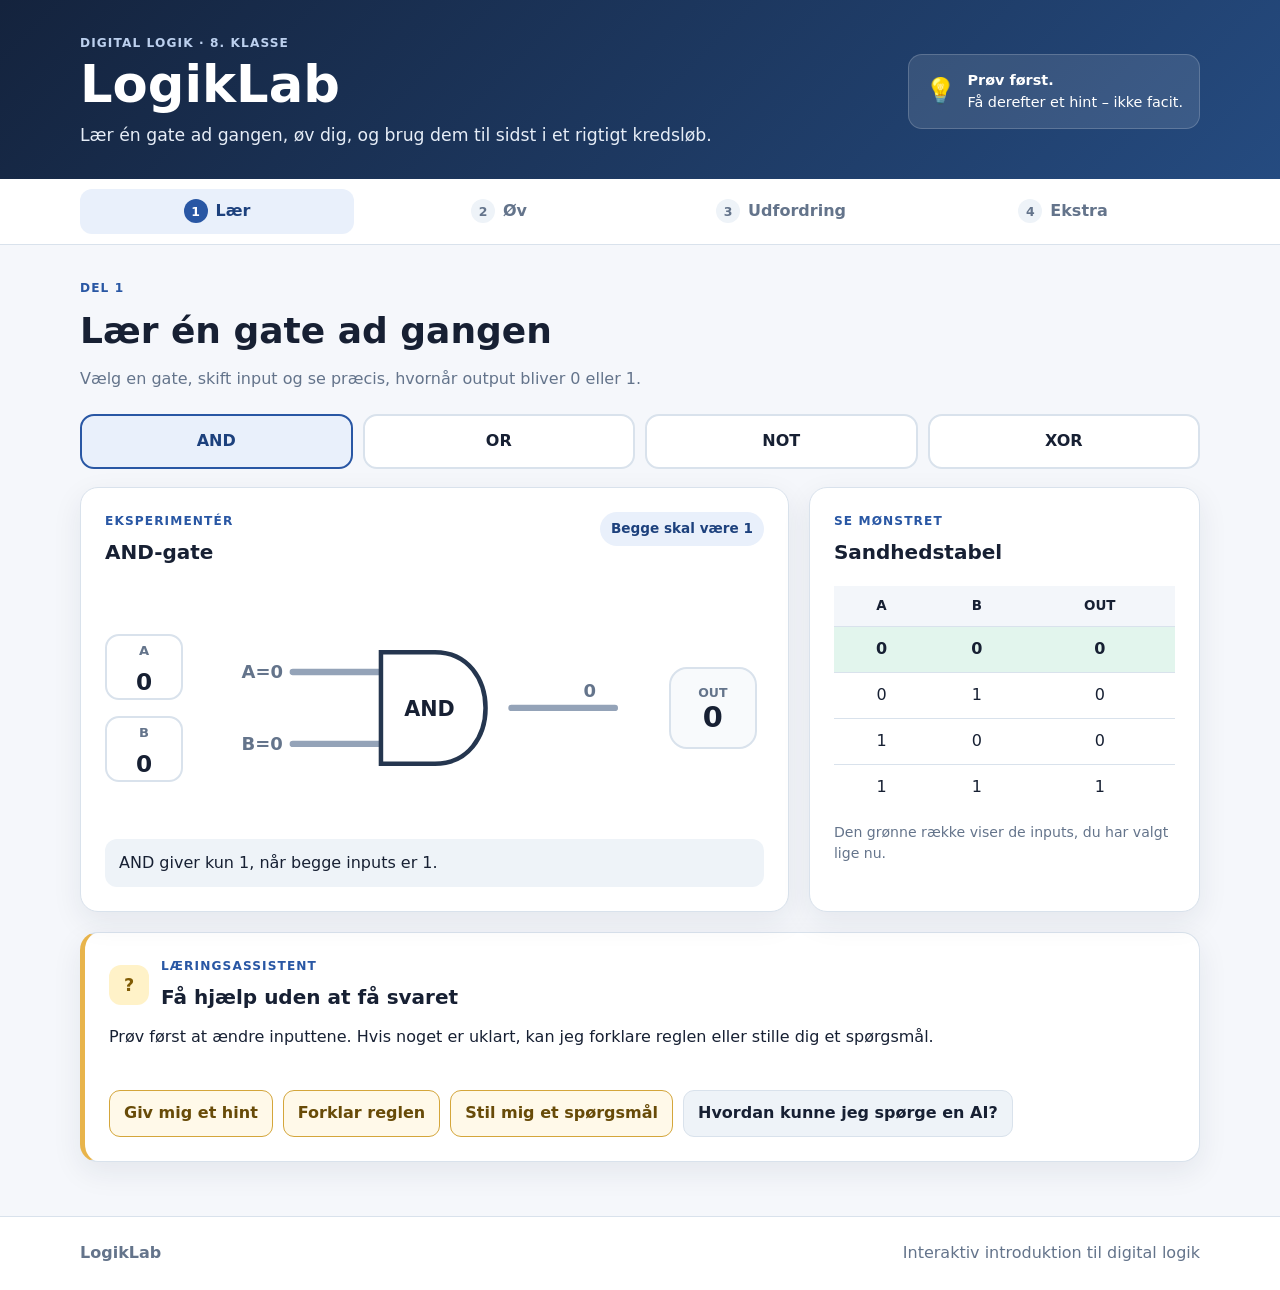
<file: index.html>
<!doctype html>
<html lang="da">
<head>
  <meta charset="utf-8" />
  <meta name="viewport" content="width=device-width, initial-scale=1" />
  <meta name="description" content="LogikLab – enkel undervisning i AND, OR, NOT og XOR med øvelser, et fast kredsløb og en læringsassistent." />
  <title>LogikLab – lær logiske gates</title>
  <link rel="stylesheet" href="style.css" />
</head>
<body>
  <header class="site-header">
    <div class="wrap header-inner">
      <div>
        <p class="eyebrow">Digital logik · 8. klasse</p>
        <h1>LogikLab</h1>
        <p class="subtitle">Lær én gate ad gangen, øv dig, og brug dem til sidst i et rigtigt kredsløb.</p>
      </div>
      <div class="header-tip" aria-label="Læringsprincip">
        <span>💡</span>
        <p><strong>Prøv først.</strong><br />Få derefter et hint – ikke facit.</p>
      </div>
    </div>
  </header>

  <nav class="course-nav" aria-label="Forløb">
    <div class="wrap nav-row">
      <button class="nav-button active" data-section="learn"><span>1</span>Lær</button>
      <button class="nav-button" data-section="practice"><span>2</span>Øv</button>
      <button class="nav-button" data-section="challenge"><span>3</span>Udfordring</button>
      <button class="nav-button" data-section="extra"><span>4</span>Ekstra</button>
    </div>
  </nav>

  <main class="wrap">
    <!-- LÆR -->
    <section id="learn" class="course-section active" aria-labelledby="learn-title">
      <div class="section-intro">
        <p class="step-label">Del 1</p>
        <h2 id="learn-title">Lær én gate ad gangen</h2>
        <p>Vælg en gate, skift input og se præcis, hvornår output bliver 0 eller 1.</p>
      </div>

      <div class="gate-picker" role="tablist" aria-label="Vælg logisk gate">
        <button class="gate-choice active" data-gate="AND" role="tab" aria-selected="true">AND</button>
        <button class="gate-choice" data-gate="OR" role="tab" aria-selected="false">OR</button>
        <button class="gate-choice" data-gate="NOT" role="tab" aria-selected="false">NOT</button>
        <button class="gate-choice" data-gate="XOR" role="tab" aria-selected="false">XOR</button>
      </div>

      <div class="two-column learning-grid">
        <article class="card gate-lab-card">
          <div class="card-heading">
            <div>
              <p class="step-label">Eksperimentér</p>
              <h3 id="learnGateTitle">AND-gate</h3>
            </div>
            <span id="learnGateRule" class="rule-chip">Begge skal være 1</span>
          </div>

          <div class="learn-simulator">
            <div class="input-stack" id="learnInputs" aria-label="Gate inputs">
              <button class="signal-button" data-learn-input="A" aria-pressed="false"><span>A</span><strong>0</strong></button>
              <button class="signal-button" data-learn-input="B" aria-pressed="false"><span>B</span><strong>0</strong></button>
            </div>

            <div id="learnGateDiagram" class="gate-diagram" aria-live="polite"></div>

            <div class="output-box" id="learnOutputBox">
              <span>OUT</span>
              <strong id="learnOutput">0</strong>
            </div>
          </div>

          <p id="learnExplanation" class="short-explanation"></p>
        </article>

        <article class="card truth-card">
          <div class="card-heading">
            <div>
              <p class="step-label">Se mønstret</p>
              <h3>Sandhedstabel</h3>
            </div>
          </div>
          <div class="table-wrap">
            <table class="truth-table" aria-label="Sandhedstabel for valgt gate">
              <thead id="learnTruthHead"></thead>
              <tbody id="learnTruthBody"></tbody>
            </table>
          </div>
          <p class="small-note">Den grønne række viser de inputs, du har valgt lige nu.</p>
        </article>
      </div>

      <aside class="assistant-card" aria-labelledby="learn-assistant-title">
        <div class="assistant-head">
          <div class="assistant-icon">?</div>
          <div>
            <p class="step-label">Læringsassistent</p>
            <h3 id="learn-assistant-title">Få hjælp uden at få svaret</h3>
          </div>
        </div>
        <p id="learnAssistantText" class="assistant-message">Prøv først at ændre inputtene. Hvis noget er uklart, kan jeg forklare reglen eller stille dig et spørgsmål.</p>
        <div class="assistant-actions">
          <button class="assistant-button" data-learn-help="hint">Giv mig et hint</button>
          <button class="assistant-button" data-learn-help="rule">Forklar reglen</button>
          <button class="assistant-button" data-learn-help="question">Stil mig et spørgsmål</button>
          <button class="assistant-button subtle" data-learn-help="ai">Hvordan kunne jeg spørge en AI?</button>
        </div>
        <div id="learnMicroQuestion" class="micro-question" hidden></div>
      </aside>
    </section>

    <!-- ØV -->
    <section id="practice" class="course-section" aria-labelledby="practice-title" hidden>
      <div class="section-intro">
        <p class="step-label">Del 2</p>
        <h2 id="practice-title">Øv én gate ad gangen</h2>
        <p>Du får et mål. Indstil inputtene, så gaten opfører sig som ønsket.</p>
      </div>

      <div class="two-column practice-grid">
        <article class="card practice-card">
          <div class="challenge-label">Opgave</div>
          <h3 id="practicePrompt">Kan du få AND-gaten til at give output 1?</h3>
          <p id="practiceRuleHint" class="muted">Prøv uden hjælp først.</p>

          <div class="practice-workbench">
            <div id="practiceInputs" class="input-row"></div>
            <div id="practiceGateDiagram" class="gate-diagram compact"></div>
            <div id="practiceOutputBox" class="output-box muted-output">
              <span>OUT</span><strong>?</strong>
            </div>
          </div>

          <div class="action-row">
            <button id="practiceCheck" class="primary-button">Kontrollér</button>
            <button id="practiceNew" class="ghost-button">Ny opgave</button>
          </div>
          <p id="practiceFeedback" class="feedback" aria-live="polite"></p>
        </article>

        <aside class="assistant-card embedded" aria-labelledby="practice-assistant-title">
          <div class="assistant-head">
            <div class="assistant-icon">?</div>
            <div>
              <p class="step-label">Læringsassistent</p>
              <h3 id="practice-assistant-title">Sidder du fast?</h3>
            </div>
          </div>
          <p id="practiceAssistantText" class="assistant-message">Prøv én kombination først. Et forkert forsøg er også information.</p>
          <div class="assistant-actions stacked-mobile">
            <button class="assistant-button" data-practice-help="hint">Et lille hint</button>
            <button class="assistant-button" data-practice-help="question">Stil mig et spørgsmål</button>
            <button class="assistant-button subtle" data-practice-help="ai">Bedre AI-spørgsmål</button>
          </div>
        </aside>
      </div>
    </section>

    <!-- UDFORDRING -->
    <section id="challenge" class="course-section" aria-labelledby="challenge-title" hidden>
      <div class="section-intro">
        <p class="step-label">Del 3</p>
        <h2 id="challenge-title">Sæt gates sammen</h2>
        <p>Nu bruger vi det kredsløb, du skal kunne analysere. Tag det i små bidder fra venstre mod højre.</p>
      </div>

      <article class="card circuit-card">
        <div class="circuit-toolbar">
          <div>
            <p class="step-label">Det faste kredsløb</p>
            <h3>AND → OR → NOT → AND</h3>
          </div>
          <button id="challengeRandom" class="ghost-button">Nye inputs</button>
        </div>

        <div class="challenge-inputs" aria-label="Kredsløbets inputs">
          <button class="signal-button" data-challenge-input="A"><span>A</span><strong>0</strong></button>
          <button class="signal-button" data-challenge-input="B"><span>B</span><strong>0</strong></button>
          <button class="signal-button" data-challenge-input="C"><span>C</span><strong>0</strong></button>
          <button class="signal-button" data-challenge-input="D"><span>D</span><strong>0</strong></button>
        </div>

        <div class="circuit-scroll">
          <svg id="challengeCircuit" class="logic-circuit" viewBox="0 0 980 430" role="img" aria-label="A og C går til AND. B og D går til OR og derefter NOT. De to grene mødes i en sidste AND-gate.">
            <g class="circuit-labels">
              <text x="25" y="70">A</text>
              <text x="25" y="155">C</text>
              <text x="25" y="280">B</text>
              <text x="25" y="365">D</text>
            </g>

            <path id="cWireA" class="c-wire" d="M55 65 H210" />
            <path id="cWireC" class="c-wire" d="M55 150 H210" />
            <path id="cWireB" class="c-wire" d="M55 275 H190" />
            <path id="cWireD" class="c-wire" d="M55 360 H190" />

            <g id="cGateAnd1" class="c-gate">
              <path d="M210 35 H275 C345 35 345 180 275 180 H210 Z" />
              <text x="265" y="115">AND</text>
            </g>

            <g id="cGateOr" class="c-gate">
              <path d="M190 235 Q230 317.5 190 400 Q287 400 345 317.5 Q287 235 190 235 Z" />
              <text x="260" y="325">OR</text>
            </g>

            <path id="cWireAnd1" class="c-wire" d="M345 107.5 H565 V155 H650" />
            <path id="cWireOr" class="c-wire" d="M345 317.5 H420" />

            <g id="cGateNot" class="c-gate">
              <path d="M420 278 L420 357 L495 317.5 Z" />
              <circle cx="509" cy="317.5" r="12" />
              <text x="438" y="325">NOT</text>
            </g>

            <path id="cWireNot" class="c-wire" d="M521 317.5 H565 V245 H650" />

            <g id="cGateFinal" class="c-gate">
              <path d="M650 125 H715 C785 125 785 275 715 275 H650 Z" />
              <text x="705" y="207">AND</text>
            </g>

            <path id="cWireOut" class="c-wire" d="M785 200 H875" />
            <rect id="cOutBox" x="875" y="175" width="90" height="50" rx="10" class="c-output" />
            <text id="cOutText" x="920" y="208" class="c-output-text">?</text>

            <g class="value-badges">
              <g id="badgeAnd1" transform="translate(375 88)"><rect width="48" height="38" rx="9"/><text x="24" y="26">?</text></g>
              <g id="badgeOr" transform="translate(360 290)"><rect width="48" height="38" rx="9"/><text x="24" y="26">?</text></g>
              <g id="badgeNot" transform="translate(535 290)"><rect width="48" height="38" rx="9"/><text x="24" y="26">?</text></g>
            </g>
          </svg>
        </div>
        <p class="small-note">Klik på A, B, C og D for at eksperimentere. Når du ændrer et input, starter analysen forfra.</p>
      </article>

      <div class="two-column challenge-bottom">
        <article class="card step-card">
          <div class="card-heading">
            <div>
              <p class="step-label">Analysér trin for trin</p>
              <h3 id="challengeStepTitle">Trin 1 af 4</h3>
            </div>
          </div>
          <p id="challengeStepPrompt" class="step-prompt">Se på A og C. Hvad kommer ud af den første AND-gate?</p>
          <div class="binary-answer-row">
            <button class="binary-answer" data-challenge-answer="0">0</button>
            <button class="binary-answer" data-challenge-answer="1">1</button>
          </div>
          <p id="challengeStepFeedback" class="feedback" aria-live="polite"></p>
          <button id="challengeReset" class="ghost-button small" type="button">Start analysen forfra</button>
        </article>

        <aside class="assistant-card embedded" aria-labelledby="challenge-assistant-title">
          <div class="assistant-head">
            <div class="assistant-icon">?</div>
            <div>
              <p class="step-label">Læringsassistent</p>
              <h3 id="challenge-assistant-title">Hjælp til næste trin</h3>
            </div>
          </div>
          <p id="challengeAssistantText" class="assistant-message">Arbejd kun med den gate, der er fremhævet. Du behøver ikke regne hele kredsløbet på én gang.</p>
          <div class="assistant-actions stacked-mobile">
            <button class="assistant-button" data-challenge-help="hint">Giv mig et hint</button>
            <button class="assistant-button" data-challenge-help="question">Stil mig et spørgsmål</button>
            <button class="assistant-button subtle" data-challenge-help="ai">Hvordan spørger jeg en AI?</button>
          </div>
        </aside>
      </div>

      <details class="card compact-details">
        <summary>Vis hele sandhedstabellen for kredsløbet</summary>
        <p class="small-note">Der er 16 mulige kombinationer af fire inputs. Tabellen er ekstra materiale – du behøver ikke lære den udenad.</p>
        <div class="table-wrap">
          <table class="truth-table full-circuit-table">
            <thead><tr><th>A</th><th>B</th><th>C</th><th>D</th><th>OUT</th></tr></thead>
            <tbody id="circuitTruthBody"></tbody>
          </table>
        </div>
      </details>
    </section>

    <!-- EKSTRA -->
    <section id="extra" class="course-section" aria-labelledby="extra-title" hidden>
      <div class="section-intro">
        <p class="step-label">Del 4 · Valgfrit</p>
        <h2 id="extra-title">Hvor møder man logikken?</h2>
        <p>Minecraft/redstone kan bruges som en analogi. Du behøver ikke kende Minecraft for at forstå gates.</p>
      </div>

      <div class="two-column extra-grid">
        <article class="card minecraft-card">
          <div class="card-heading">
            <div>
              <p class="step-label">Minecraft-idé</p>
              <h3>To håndtag og en lampe</h3>
            </div>
            <span class="rule-chip">AND</span>
          </div>

          <p>Forestil dig, at lampen kun skal lyse, når <strong>begge</strong> håndtag er tændt. Det er samme regel som en AND-gate.</p>

          <div class="minecraft-demo" aria-label="Forenklet redstone-analogi">
            <button class="mc-lever" data-mc-input="A" aria-pressed="false"><span class="lever-stick"></span><strong>A: 0</strong></button>
            <div class="mc-dust" data-mc-wire="A"></div>
            <div class="mc-build"><span>redstone-<br />kredsløb</span></div>
            <div class="mc-dust output" data-mc-wire="OUT"></div>
            <div class="mc-lamp"><span></span><strong>Lampe</strong></div>
            <button class="mc-lever second" data-mc-input="B" aria-pressed="false"><span class="lever-stick"></span><strong>B: 0</strong></button>
            <div class="mc-dust second" data-mc-wire="B"></div>
          </div>
          <p id="mcExplanation" class="short-explanation">Begge håndtag er 0, så lampen er slukket.</p>
          <p class="small-note">Dette er en pædagogisk illustration, ikke en blok-for-blok byggevejledning til Minecraft.</p>
        </article>

        <article class="card ai-learning-card">
          <div class="card-heading">
            <div>
              <p class="step-label">AI som læringsværktøj</p>
              <h3>Spørg efter hjælp – ikke bare svar</h3>
            </div>
          </div>
          <div class="prompt-compare">
            <div class="prompt bad">
              <span>Mindre hjælpsomt</span>
              <p>“Hvad er svaret?”</p>
            </div>
            <div class="prompt good">
              <span>Mere hjælpsomt</span>
              <p>“Stil mig ét spørgsmål ad gangen, så jeg selv kan finde svaret.”</p>
            </div>
            <div class="prompt good">
              <span>Mere hjælpsomt</span>
              <p>“Forklar XOR-reglen og giv mig derefter en lille opgave.”</p>
            </div>
            <div class="prompt good">
              <span>Mere hjælpsomt</span>
              <p>“Giv mig et hint til næste trin uden at afsløre OUT.”</p>
            </div>
          </div>
          <p class="small-note"><strong>Om læringsassistenten:</strong> Denne version bruger faste regler og spørgsmål. Den demonstrerer en god læringsdialog, men er ikke en generativ AI-chatbot.</p>
        </article>
      </div>
    </section>
  </main>

  <footer class="site-footer">
    <div class="wrap">
      <strong>LogikLab</strong>
      <span>Interaktiv introduktion til digital logik</span>
    </div>
  </footer>

  <script src="script.js"></script>
</body>
</html>
</file>
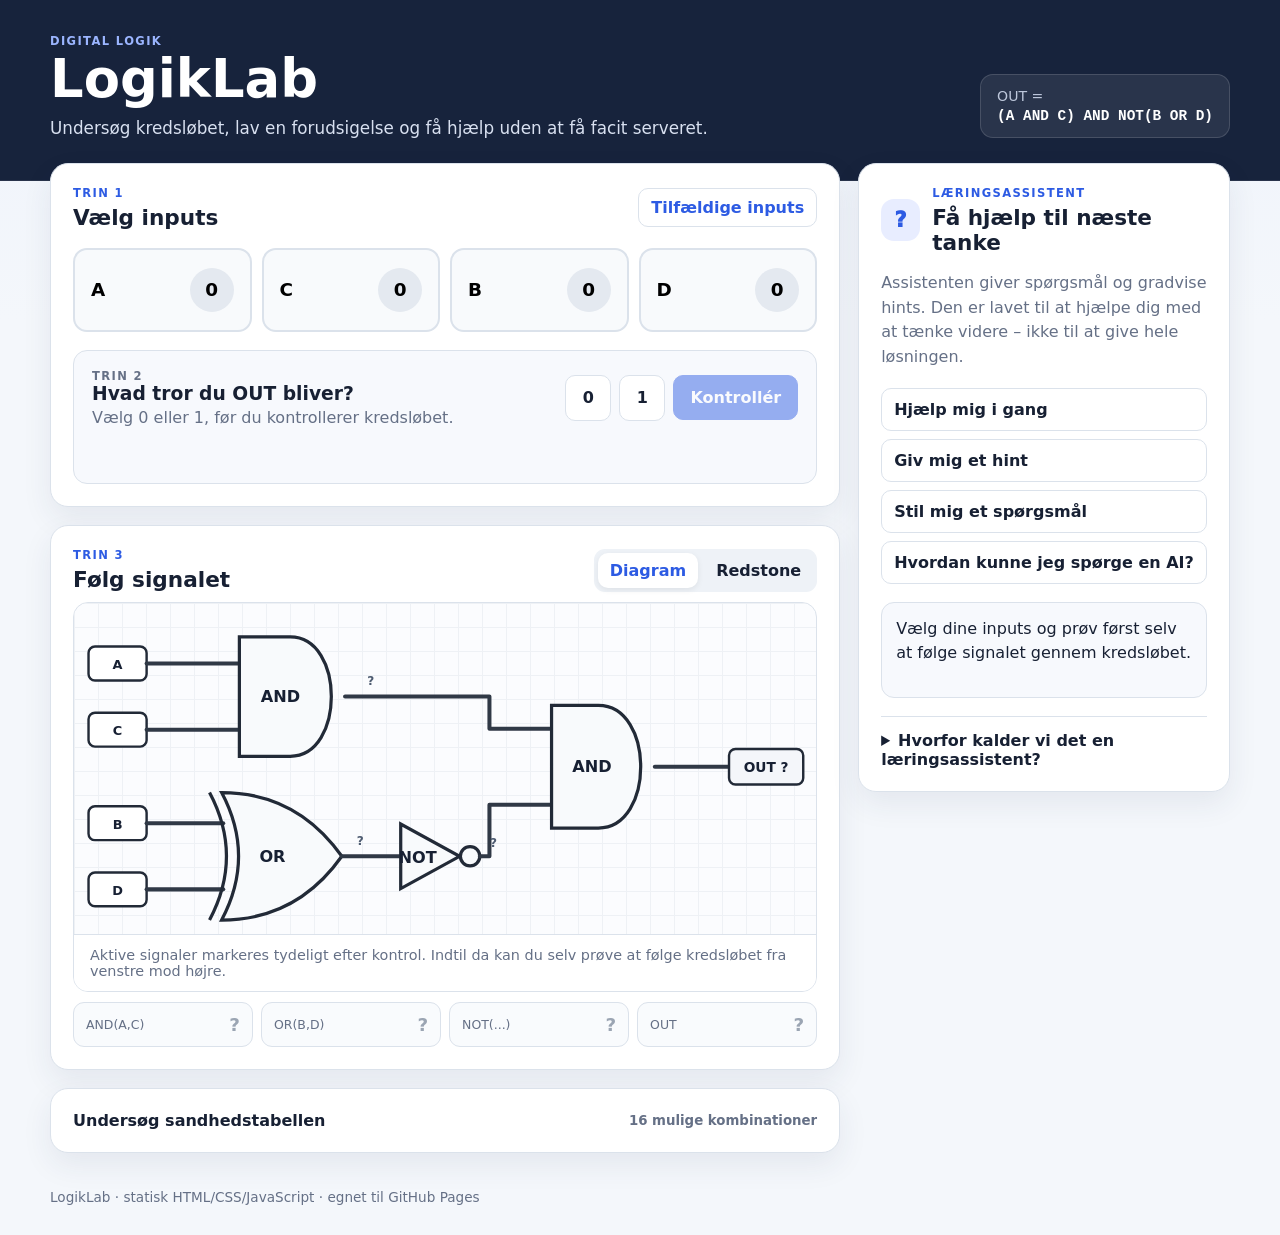
<file: logiklaering/index.html>
<!doctype html>
<html lang="da">
<head>
  <meta charset="utf-8" />
  <meta name="viewport" content="width=device-width, initial-scale=1" />
  <meta name="description" content="Interaktiv læringsapp om logiske gates med klassisk diagram, Minecraft-inspireret redstone-visning og en læringsassistent." />
  <title>LogikLab – lær logiske gates</title>
  <link rel="stylesheet" href="style.css" />
</head>
<body>
  <header class="site-header">
    <div class="wrap header-inner">
      <div>
        <p class="eyebrow">Digital logik</p>
        <h1>LogikLab</h1>
        <p class="subtitle">Undersøg kredsløbet, lav en forudsigelse og få hjælp uden at få facit serveret.</p>
      </div>
      <div class="header-badge" aria-label="Kredsløbets funktion">
        <span>OUT =</span>
        <strong>(A AND C) AND NOT(B OR D)</strong>
      </div>
    </div>
  </header>

  <main class="wrap layout">
    <section class="card controls-card" aria-labelledby="inputs-title">
      <div class="section-heading">
        <div>
          <p class="step-label">Trin 1</p>
          <h2 id="inputs-title">Vælg inputs</h2>
        </div>
        <button class="ghost-button" id="randomizeBtn" type="button">Tilfældige inputs</button>
      </div>

      <div class="input-grid" role="group" aria-label="Inputværdier">
        <button class="input-toggle" data-input="A" aria-pressed="false">
          <span class="input-name">A</span>
          <span class="input-value">0</span>
        </button>
        <button class="input-toggle" data-input="C" aria-pressed="false">
          <span class="input-name">C</span>
          <span class="input-value">0</span>
        </button>
        <button class="input-toggle" data-input="B" aria-pressed="false">
          <span class="input-name">B</span>
          <span class="input-value">0</span>
        </button>
        <button class="input-toggle" data-input="D" aria-pressed="false">
          <span class="input-name">D</span>
          <span class="input-value">0</span>
        </button>
      </div>

      <div class="prediction-panel">
        <div>
          <p class="step-label">Trin 2</p>
          <h3>Hvad tror du OUT bliver?</h3>
          <p>Vælg 0 eller 1, før du kontrollerer kredsløbet.</p>
        </div>
        <div class="prediction-actions" role="group" aria-label="Forudsig OUT">
          <button class="prediction-button" data-prediction="0" type="button">0</button>
          <button class="prediction-button" data-prediction="1" type="button">1</button>
          <button id="checkBtn" class="primary-button" type="button" disabled>Kontrollér</button>
        </div>
        <p id="predictionFeedback" class="feedback" aria-live="polite"></p>
      </div>
    </section>

    <section class="card visual-card" aria-labelledby="visual-title">
      <div class="section-heading visual-heading">
        <div>
          <p class="step-label">Trin 3</p>
          <h2 id="visual-title">Følg signalet</h2>
        </div>
        <div class="view-tabs" role="tablist" aria-label="Visualisering">
          <button class="view-tab active" data-view="diagram" role="tab" aria-selected="true">Diagram</button>
          <button class="view-tab" data-view="minecraft" role="tab" aria-selected="false">Redstone</button>
        </div>
      </div>

      <div id="diagramView" class="view-panel active" role="tabpanel">
        <svg class="logic-svg" viewBox="0 0 920 410" role="img" aria-label="Logisk kredsløb med A og C gennem AND, B og D gennem OR og NOT, og derefter en sidste AND-gate">
          <defs>
            <filter id="signalGlow" x="-40%" y="-40%" width="180%" height="180%">
              <feGaussianBlur stdDeviation="4" result="blur" />
              <feMerge><feMergeNode in="blur"/><feMergeNode in="SourceGraphic"/></feMerge>
            </filter>
          </defs>

          <g class="input-label-group">
            <rect x="18" y="54" width="72" height="42" rx="8" class="terminal"/><text x="54" y="82">A</text>
            <rect x="18" y="136" width="72" height="42" rx="8" class="terminal"/><text x="54" y="164">C</text>
            <rect x="18" y="252" width="72" height="42" rx="8" class="terminal"/><text x="54" y="280">B</text>
            <rect x="18" y="334" width="72" height="42" rx="8" class="terminal"/><text x="54" y="362">D</text>
          </g>

          <path id="wireA" class="wire" d="M90 75 H205" />
          <path id="wireC" class="wire" d="M90 157 H205" />
          <path id="wireB" class="wire" d="M90 273 H185" />
          <path id="wireD" class="wire" d="M90 355 H185" />

          <g class="gate">
            <path d="M205 42 H268 C336 42 336 190 268 190 H205 Z" />
            <text x="256" y="123">AND</text>
          </g>

          <g class="gate or-gate">
            <path d="M183 235 Q225 314 183 393 Q276 393 332 314 Q276 235 183 235 Z" />
            <path d="M168 235 Q210 314 168 393" class="or-back" />
            <text x="246" y="321">OR</text>
          </g>

          <path id="wireAnd1" class="wire" d="M336 116 H515 V156 H592" />
          <path id="wireOr" class="wire" d="M332 314 H405" />

          <g class="gate not-gate">
            <path d="M405 274 L405 354 L478 314 Z" />
            <circle cx="491" cy="314" r="12" />
            <text x="426" y="322">NOT</text>
          </g>

          <path id="wireNot" class="wire" d="M503 314 H515 V250 H592" />

          <g class="gate final-gate">
            <path d="M592 127 H650 C720 127 720 279 650 279 H592 Z" />
            <text x="642" y="210">AND</text>
          </g>

          <path id="wireOut" class="wire" d="M720 203 H812" />
          <rect x="812" y="181" width="92" height="44" rx="8" class="terminal output-terminal"/>
          <text id="outText" x="858" y="210" class="output-text">OUT ?</text>

          <g id="nodeLabels" class="node-labels" aria-hidden="true">
            <text id="labelAnd1" x="368" y="102">?</text>
            <text id="labelOr" x="355" y="300">?</text>
            <text id="labelNot" x="520" y="302">?</text>
          </g>
        </svg>
        <p class="view-note">Aktive signaler markeres tydeligt efter kontrol. Indtil da kan du selv prøve at følge kredsløbet fra venstre mod højre.</p>
      </div>

      <div id="minecraftView" class="view-panel" role="tabpanel" hidden>
        <div class="redstone-stage" aria-label="Minecraft-inspireret redstone-model af samme logik">
          <div class="redstone-note">Pædagogisk redstone-model – ikke en blok-for-blok byggeopskrift.</div>

          <div class="rs-grid">
            <div class="rs-input" style="grid-area:a">A <span data-rs-value="A">0</span></div>
            <div class="rs-input" style="grid-area:c">C <span data-rs-value="C">0</span></div>
            <div class="rs-input" style="grid-area:b">B <span data-rs-value="B">0</span></div>
            <div class="rs-input" style="grid-area:d">D <span data-rs-value="D">0</span></div>

            <div class="dust path-a" data-rs-path="A" style="grid-area:pa">redstone</div>
            <div class="dust path-c" data-rs-path="C" style="grid-area:pc">redstone</div>
            <div class="dust path-b" data-rs-path="B" style="grid-area:pb">redstone</div>
            <div class="dust path-d" data-rs-path="D" style="grid-area:pd">redstone</div>

            <div class="rs-module" style="grid-area:and1">
              <span class="module-title">AND</span>
              <span class="module-detail">blokke + torches</span>
              <span class="module-value" data-rs-value="and1">?</span>
            </div>

            <div class="rs-module" style="grid-area:or1">
              <span class="module-title">OR</span>
              <span class="module-detail">sammenkoblet signal</span>
              <span class="module-value" data-rs-value="or1">?</span>
            </div>

            <div class="rs-module torch-module" style="grid-area:not1">
              <span class="torch" aria-hidden="true"></span>
              <span class="module-title">NOT</span>
              <span class="module-detail">redstone torch</span>
              <span class="module-value" data-rs-value="not1">?</span>
            </div>

            <div class="dust" data-rs-path="and1" style="grid-area:pand">redstone</div>
            <div class="dust" data-rs-path="or1" style="grid-area:por">redstone</div>
            <div class="dust" data-rs-path="not1" style="grid-area:pnot">redstone</div>

            <div class="rs-module" style="grid-area:and2">
              <span class="module-title">AND</span>
              <span class="module-detail">slutbetingelse</span>
              <span class="module-value" data-rs-value="output">?</span>
            </div>

            <div class="dust" data-rs-path="output" style="grid-area:pout">redstone</div>
            <div class="rs-lamp" style="grid-area:lamp">
              <span class="lamp-face"></span>
              <strong>OUT</strong>
              <span data-rs-value="output">?</span>
            </div>
          </div>
        </div>
      </div>

      <div id="analysisStrip" class="analysis-strip locked" aria-live="polite">
        <div><span>AND(A,C)</span><strong id="and1Value">?</strong></div>
        <div><span>OR(B,D)</span><strong id="orValue">?</strong></div>
        <div><span>NOT(...)</span><strong id="notValue">?</strong></div>
        <div><span>OUT</span><strong id="outValue">?</strong></div>
      </div>
    </section>

    <aside class="card tutor-card" aria-labelledby="tutor-title">
      <div class="tutor-title-row">
        <div class="tutor-icon" aria-hidden="true">?</div>
        <div>
          <p class="step-label">Læringsassistent</p>
          <h2 id="tutor-title">Få hjælp til næste tanke</h2>
        </div>
      </div>
      <p class="tutor-intro">Assistenten giver spørgsmål og gradvise hints. Den er lavet til at hjælpe dig med at tænke videre – ikke til at give hele løsningen.</p>

      <div class="tutor-actions">
        <button class="tutor-button" data-tutor="start">Hjælp mig i gang</button>
        <button class="tutor-button" data-tutor="hint">Giv mig et hint</button>
        <button class="tutor-button" data-tutor="question">Stil mig et spørgsmål</button>
        <button class="tutor-button" data-tutor="ai">Hvordan kunne jeg spørge en AI?</button>
      </div>

      <div id="tutorMessage" class="tutor-message" aria-live="polite">
        Vælg dine inputs og prøv først selv at følge signalet gennem kredsløbet.
      </div>

      <div id="microQuestion" class="micro-question" hidden>
        <p id="microQuestionText"></p>
        <div id="microAnswers" class="micro-answers"></div>
        <p id="microFeedback" class="micro-feedback" aria-live="polite"></p>
      </div>

      <details class="ai-principle">
        <summary>Hvorfor kalder vi det en læringsassistent?</summary>
        <p>Denne version bruger foruddefinerede regler og spørgsmål. Den efterligner en god måde at bruge en AI-chat på: bed om forklaringer, næste skridt og modspørgsmål i stedet for bare at bede om facit.</p>
      </details>
    </aside>

    <section class="card table-card">
      <details>
        <summary><span>Undersøg sandhedstabellen</span><small>16 mulige kombinationer</small></summary>
        <div class="table-wrap">
          <table>
            <thead><tr><th>A</th><th>C</th><th>B</th><th>D</th><th>OUT</th></tr></thead>
            <tbody id="truthBody"></tbody>
          </table>
        </div>
        <p class="table-note">Den aktuelle kombination markeres. Brug tabellen efter dine egne forsøg – ikke som første skridt.</p>
      </details>
    </section>
  </main>

  <footer class="site-footer">
    <div class="wrap">LogikLab · statisk HTML/CSS/JavaScript · egnet til GitHub Pages</div>
  </footer>

  <script src="script.js"></script>
</body>
</html>
</file>
<file: style.css>
:root {
  --bg: #f5f7fb;
  --surface: #ffffff;
  --surface-soft: #eef3f8;
  --text: #172033;
  --muted: #64748b;
  --border: #d9e2ec;
  --primary: #2957a4;
  --primary-dark: #1d417d;
  --primary-soft: #e9f0fb;
  --signal: #16835f;
  --signal-soft: #e2f5ed;
  --off: #94a3b8;
  --warning: #b45309;
  --warning-soft: #fff3dc;
  --danger: #b42318;
  --shadow: 0 10px 30px rgba(27, 43, 65, .08);
  --radius: 18px;
}

* { box-sizing: border-box; }
html { scroll-behavior: smooth; }
body {
  margin: 0;
  font-family: Inter, ui-sans-serif, system-ui, -apple-system, BlinkMacSystemFont, "Segoe UI", sans-serif;
  background: var(--bg);
  color: var(--text);
  line-height: 1.55;
}
button, input { font: inherit; }
button { touch-action: manipulation; }
.wrap { width: min(1120px, calc(100% - 32px)); margin: 0 auto; }

.site-header {
  background: linear-gradient(135deg, #14233d, #254b80);
  color: #fff;
  padding: 34px 0 30px;
}
.header-inner { display: flex; align-items: center; justify-content: space-between; gap: 24px; }
.eyebrow, .step-label {
  margin: 0 0 6px;
  text-transform: uppercase;
  letter-spacing: .09em;
  font-size: .76rem;
  font-weight: 800;
}
.site-header .eyebrow { color: #bcd0ee; }
h1 { margin: 0; font-size: clamp(2rem, 5vw, 3.2rem); line-height: 1; }
.subtitle { margin: 12px 0 0; max-width: 720px; color: #e6edf7; font-size: 1.08rem; }
.header-tip {
  display: flex;
  align-items: center;
  gap: 12px;
  background: rgba(255,255,255,.11);
  border: 1px solid rgba(255,255,255,.18);
  padding: 14px 16px;
  border-radius: 14px;
  min-width: 250px;
}
.header-tip span { font-size: 1.55rem; }
.header-tip p { margin: 0; font-size: .9rem; }

.course-nav {
  position: sticky;
  top: 0;
  z-index: 20;
  background: rgba(255,255,255,.96);
  backdrop-filter: blur(10px);
  border-bottom: 1px solid var(--border);
}
.nav-row { display: grid; grid-template-columns: repeat(4, 1fr); gap: 8px; padding: 10px 0; }
.nav-button {
  border: 0;
  background: transparent;
  color: var(--muted);
  border-radius: 12px;
  padding: 10px 14px;
  cursor: pointer;
  font-weight: 750;
}
.nav-button span {
  display: inline-grid;
  place-items: center;
  width: 24px;
  height: 24px;
  border-radius: 999px;
  background: var(--surface-soft);
  margin-right: 8px;
  font-size: .78rem;
}
.nav-button:hover { background: var(--surface-soft); color: var(--text); }
.nav-button.active { background: var(--primary-soft); color: var(--primary-dark); }
.nav-button.active span { background: var(--primary); color: white; }

main { padding: 34px 0 54px; }
.course-section { animation: fade .18s ease; }
@keyframes fade { from { opacity: .35; transform: translateY(3px); } to { opacity: 1; transform: none; } }
.section-intro { margin-bottom: 22px; }
.section-intro .step-label, .card .step-label, .assistant-card .step-label { color: var(--primary); }
.section-intro h2 { font-size: clamp(1.65rem, 3vw, 2.25rem); margin: 0 0 8px; }
.section-intro p:last-child { margin: 0; color: var(--muted); max-width: 760px; }

.card, .assistant-card {
  background: var(--surface);
  border: 1px solid var(--border);
  border-radius: var(--radius);
  box-shadow: var(--shadow);
  padding: 24px;
}
.two-column { display: grid; grid-template-columns: minmax(0, 1.45fr) minmax(300px, .8fr); gap: 20px; }
.learning-grid, .practice-grid, .challenge-bottom, .extra-grid { margin-top: 18px; }
.card-heading, .circuit-toolbar { display: flex; align-items: flex-start; justify-content: space-between; gap: 16px; margin-bottom: 18px; }
.card-heading h3, .circuit-toolbar h3, .assistant-head h3 { margin: 0; font-size: 1.25rem; }
.rule-chip {
  display: inline-flex;
  align-items: center;
  min-height: 34px;
  padding: 6px 11px;
  border-radius: 999px;
  background: var(--primary-soft);
  color: var(--primary-dark);
  font-size: .85rem;
  font-weight: 800;
  white-space: nowrap;
}

.gate-picker { display: grid; grid-template-columns: repeat(4, 1fr); gap: 10px; }
.gate-choice {
  border: 2px solid var(--border);
  background: var(--surface);
  color: var(--text);
  padding: 13px 18px;
  border-radius: 14px;
  font-weight: 850;
  cursor: pointer;
  transition: .15s ease;
}
.gate-choice:hover { border-color: #aebed2; transform: translateY(-1px); }
.gate-choice.active { border-color: var(--primary); background: var(--primary-soft); color: var(--primary-dark); }

.learn-simulator { display: grid; grid-template-columns: 105px minmax(260px, 1fr) 95px; align-items: center; gap: 18px; min-height: 245px; }
.input-stack { display: grid; gap: 16px; }
.input-row, .challenge-inputs { display: flex; gap: 12px; flex-wrap: wrap; }
.signal-button {
  width: 78px;
  min-height: 66px;
  display: grid;
  grid-template-columns: 1fr;
  place-items: center;
  gap: 2px;
  border: 2px solid var(--border);
  border-radius: 14px;
  background: var(--surface);
  color: var(--text);
  cursor: pointer;
  transition: .15s ease;
}
.signal-button span { color: var(--muted); font-size: .82rem; font-weight: 800; }
.signal-button strong { font-size: 1.45rem; line-height: 1; }
.signal-button.on { border-color: var(--signal); background: var(--signal-soft); color: #0f6448; }
.signal-button:hover { transform: translateY(-1px); }

.gate-diagram { display: grid; place-items: center; min-height: 200px; }
.gate-diagram.compact { min-height: 165px; min-width: 250px; }
.gate-svg { width: 100%; max-width: 480px; height: auto; overflow: visible; }
.gate-svg .wire { stroke: var(--off); stroke-width: 7; fill: none; stroke-linecap: round; transition: .15s ease; }
.gate-svg .wire.on { stroke: var(--signal); }
.gate-svg .symbol { fill: #fff; stroke: #25364f; stroke-width: 5; }
.gate-svg .symbol-label { fill: var(--text); font-weight: 850; font-size: 23px; text-anchor: middle; dominant-baseline: middle; }
.gate-svg .terminal-label { fill: var(--muted); font-size: 20px; font-weight: 800; }

.output-box {
  width: 88px;
  min-height: 82px;
  display: grid;
  place-items: center;
  align-content: center;
  border: 2px solid var(--border);
  border-radius: 18px;
  background: #f8fafc;
  transition: .15s ease;
}
.output-box span { color: var(--muted); font-size: .78rem; font-weight: 800; }
.output-box strong { font-size: 1.8rem; line-height: 1.1; }
.output-box.on { border-color: var(--signal); background: var(--signal-soft); color: #0f6448; }
.muted-output { color: var(--muted); }
.short-explanation { margin: 8px 0 0; padding: 12px 14px; background: var(--surface-soft); border-radius: 12px; }

.table-wrap { overflow-x: auto; }
.truth-table { width: 100%; border-collapse: collapse; font-variant-numeric: tabular-nums; }
.truth-table th, .truth-table td { padding: 10px 12px; text-align: center; border-bottom: 1px solid var(--border); }
.truth-table th { background: #f3f6fa; font-size: .84rem; }
.truth-table tbody tr.current { background: var(--signal-soft); font-weight: 800; }
.truth-table tbody tr:last-child td { border-bottom: 0; }
.small-note { margin: 12px 0 0; color: var(--muted); font-size: .88rem; }
.muted { color: var(--muted); }

.assistant-card { margin-top: 20px; border-left: 5px solid #e8b44b; }
.assistant-card.embedded { margin-top: 0; height: 100%; }
.assistant-head { display: flex; align-items: center; gap: 12px; margin-bottom: 12px; }
.assistant-icon {
  width: 40px;
  height: 40px;
  border-radius: 12px;
  display: grid;
  place-items: center;
  background: #fff2c8;
  color: #805b04;
  font-weight: 900;
  font-size: 1.1rem;
}
.assistant-message { margin: 0; min-height: 50px; }
.assistant-actions { display: flex; flex-wrap: wrap; gap: 10px; margin-top: 15px; }
.assistant-button, .ghost-button, .primary-button, .binary-answer {
  border-radius: 11px;
  padding: 10px 14px;
  cursor: pointer;
  font-weight: 760;
  transition: .15s ease;
}
.assistant-button { border: 1px solid #d4a63b; background: #fff9e9; color: #684b08; }
.assistant-button:hover { background: #fff2c8; }
.assistant-button.subtle { border-color: var(--border); background: var(--surface-soft); color: var(--text); }
.primary-button { border: 1px solid var(--primary); background: var(--primary); color: white; }
.primary-button:hover { background: var(--primary-dark); }
.ghost-button { border: 1px solid var(--border); background: white; color: var(--text); }
.ghost-button:hover { background: var(--surface-soft); }
.ghost-button.small { padding: 8px 11px; font-size: .87rem; }
.micro-question { margin-top: 14px; padding: 14px; border-radius: 12px; background: #fffaf0; border: 1px solid #ead8a5; }
.micro-question p { margin: 0 0 10px; }
.micro-answer-row { display: flex; gap: 8px; flex-wrap: wrap; }
.micro-answer-row button { border: 1px solid var(--border); background: white; border-radius: 9px; padding: 8px 12px; cursor: pointer; }
.micro-response { margin-top: 9px !important; font-size: .9rem; }

.challenge-label { color: var(--primary); font-size: .78rem; font-weight: 850; text-transform: uppercase; letter-spacing: .08em; }
.practice-card h3 { margin: 6px 0; font-size: 1.4rem; }
.practice-workbench { display: grid; grid-template-columns: auto minmax(250px, 1fr) auto; align-items: center; gap: 16px; margin: 25px 0; }
.action-row { display: flex; gap: 10px; align-items: center; flex-wrap: wrap; }
.feedback { margin: 12px 0 0; min-height: 26px; font-weight: 700; }
.feedback.good { color: var(--signal); }
.feedback.try { color: var(--warning); }

.circuit-card { margin-top: 18px; }
.challenge-inputs { margin-bottom: 14px; }
.circuit-scroll { overflow-x: auto; padding: 4px 0 10px; }
.logic-circuit { width: 100%; min-width: 800px; height: auto; background: #fbfcfe; border: 1px solid var(--border); border-radius: 16px; }
.logic-circuit .c-wire { stroke: var(--off); stroke-width: 6; fill: none; stroke-linecap: round; transition: .18s ease; }
.logic-circuit .c-wire.on { stroke: var(--signal); }
.logic-circuit .c-gate path, .logic-circuit .c-gate circle { fill: white; stroke: #273750; stroke-width: 5; }
.logic-circuit .c-gate text { fill: var(--text); font-size: 22px; font-weight: 850; text-anchor: middle; }
.logic-circuit .c-gate.focus path, .logic-circuit .c-gate.focus circle { stroke: #d79d23; stroke-width: 8; }
.logic-circuit .c-gate.done path, .logic-circuit .c-gate.done circle { stroke: var(--signal); }
.circuit-labels text { fill: var(--text); font-size: 22px; font-weight: 850; }
.c-output { fill: white; stroke: var(--border); stroke-width: 4; }
.c-output.on { fill: var(--signal-soft); stroke: var(--signal); }
.c-output-text { fill: var(--text); font-size: 28px; font-weight: 900; text-anchor: middle; }
.value-badges rect { fill: white; stroke: var(--border); stroke-width: 3; }
.value-badges text { text-anchor: middle; font-size: 22px; font-weight: 900; fill: var(--text); }
.value-badges g.revealed rect { fill: var(--signal-soft); stroke: var(--signal); }
.step-prompt { font-size: 1.1rem; margin: 6px 0 20px; }
.binary-answer-row { display: grid; grid-template-columns: 1fr 1fr; gap: 12px; max-width: 340px; }
.binary-answer { border: 2px solid var(--primary); background: white; color: var(--primary-dark); font-size: 1.35rem; }
.binary-answer:hover { background: var(--primary-soft); }
.binary-answer:disabled { opacity: .45; cursor: default; }
.compact-details { margin-top: 20px; }
.compact-details summary { cursor: pointer; font-weight: 800; }
.compact-details[open] summary { margin-bottom: 12px; }

.minecraft-card p { max-width: 700px; }
.minecraft-demo {
  position: relative;
  min-height: 300px;
  margin: 22px 0 8px;
  border-radius: 16px;
  border: 1px solid #9eaa78;
  background:
    linear-gradient(rgba(255,255,255,.05), rgba(255,255,255,.05)),
    repeating-linear-gradient(0deg, #788e55 0 38px, #6f824e 38px 40px),
    repeating-linear-gradient(90deg, transparent 0 38px, rgba(50,68,35,.26) 38px 40px);
  overflow: hidden;
}
.mc-lever {
  position: absolute;
  left: 42px;
  top: 54px;
  width: 92px;
  height: 72px;
  border: 3px solid #5d4b39;
  border-radius: 5px;
  background: #a98d66;
  cursor: pointer;
  color: white;
  text-shadow: 0 1px 2px #000;
}
.mc-lever.second { top: 184px; }
.lever-stick { display: block; width: 12px; height: 40px; background: #bbb5a4; border: 2px solid #544d43; margin: -22px auto 5px; transform: rotate(-28deg); transform-origin: bottom center; transition: .15s; }
.mc-lever.on .lever-stick { transform: rotate(28deg); }
.mc-dust { position: absolute; left: 134px; top: 87px; width: 180px; height: 8px; border-radius: 99px; background: #5a342f; box-shadow: 0 0 0 2px rgba(69,41,36,.25); }
.mc-dust.second { top: 217px; }
.mc-dust.on { background: #d32727; box-shadow: 0 0 12px rgba(255,52,52,.8); }
.mc-build { position: absolute; left: 310px; top: 105px; width: 145px; height: 90px; display: grid; place-items: center; text-align: center; border: 4px solid #4e4235; background: #9a7b57; color: white; font-weight: 850; text-shadow: 0 1px 2px #000; }
.mc-dust.output { left: 455px; top: 146px; width: 135px; }
.mc-lamp { position: absolute; left: 590px; top: 108px; width: 110px; height: 105px; display: grid; place-items: center; align-content: center; gap: 8px; color: white; text-shadow: 0 1px 2px #000; }
.mc-lamp span { width: 70px; height: 70px; border: 5px solid #554736; background: #705f49; box-shadow: inset 0 0 0 8px #897454; }
.mc-lamp.on span { background: #e4b942; box-shadow: inset 0 0 0 8px #f4d66d, 0 0 25px #f6d35b; }

.prompt-compare { display: grid; gap: 12px; }
.prompt { border: 1px solid var(--border); border-radius: 13px; padding: 14px; }
.prompt span { display: block; font-size: .78rem; font-weight: 850; text-transform: uppercase; letter-spacing: .06em; margin-bottom: 5px; }
.prompt p { margin: 0; }
.prompt.bad { background: #fff1f0; border-color: #f0c3bf; }
.prompt.bad span { color: var(--danger); }
.prompt.good { background: var(--signal-soft); border-color: #b8e2d2; }
.prompt.good span { color: #0f6448; }

.site-footer { border-top: 1px solid var(--border); background: white; color: var(--muted); padding: 24px 0; }
.site-footer .wrap { display: flex; justify-content: space-between; gap: 16px; }

@media (max-width: 820px) {
  .header-inner { display: block; }
  .header-tip { margin-top: 20px; width: fit-content; }
  .two-column { grid-template-columns: 1fr; }
  .learn-simulator { grid-template-columns: 90px minmax(210px, 1fr) 80px; gap: 10px; }
  .practice-workbench { grid-template-columns: 1fr; justify-items: center; }
  .practice-workbench .input-row { justify-content: center; }
  .site-footer .wrap { display: grid; }
}

@media (max-width: 600px) {
  .wrap { width: min(100% - 20px, 1120px); }
  .site-header { padding: 26px 0 22px; }
  .nav-row { gap: 4px; }
  .nav-button { padding: 8px 4px; font-size: .82rem; }
  .nav-button span { display: none; }
  main { padding-top: 24px; }
  .card, .assistant-card { padding: 18px; border-radius: 15px; }
  .gate-picker { grid-template-columns: repeat(2, 1fr); }
  .learn-simulator { grid-template-columns: 1fr; justify-items: center; }
  .input-stack { display: flex; }
  .output-box { width: 100px; }
  .card-heading { display: grid; }
  .rule-chip { width: fit-content; }
  .assistant-actions.stacked-mobile { display: grid; }
  .minecraft-demo { transform-origin: top left; min-height: 260px; }
  .mc-lever { left: 20px; }
  .mc-dust { left: 112px; width: 130px; }
  .mc-build { left: 240px; width: 110px; }
  .mc-dust.output { left: 350px; width: 70px; }
  .mc-lamp { left: 410px; width: 95px; }
}
</file>
<file: logiklaering/style.css>
:root {
  --bg: #f4f7fb;
  --surface: #ffffff;
  --surface-soft: #f8fafc;
  --text: #172033;
  --muted: #657086;
  --border: #dbe2eb;
  --primary: #2d5be3;
  --primary-dark: #2146b4;
  --signal: #1f9d63;
  --signal-soft: #dff6ea;
  --off: #7d8798;
  --danger: #bb3b49;
  --warning: #a45d08;
  --shadow: 0 12px 30px rgba(40, 55, 85, 0.08);
}

* { box-sizing: border-box; }
html { color-scheme: light; }
body {
  margin: 0;
  min-width: 320px;
  font-family: Inter, ui-sans-serif, system-ui, -apple-system, BlinkMacSystemFont, "Segoe UI", sans-serif;
  background: linear-gradient(180deg, #eef3fb 0, var(--bg) 320px);
  color: var(--text);
}
button, input { font: inherit; }
button { -webkit-tap-highlight-color: transparent; }
.wrap { width: min(1180px, calc(100% - 32px)); margin-inline: auto; }

.site-header {
  background: #17233c;
  color: white;
  padding: 34px 0 42px;
  border-bottom: 1px solid rgba(255,255,255,.08);
}
.header-inner { display: flex; gap: 28px; justify-content: space-between; align-items: end; }
.eyebrow, .step-label { margin: 0 0 5px; text-transform: uppercase; letter-spacing: .12em; font-size: .72rem; font-weight: 800; }
.eyebrow { color: #9bb5ff; }
h1 { margin: 0; font-size: clamp(2rem, 5vw, 3.3rem); line-height: 1; }
.subtitle { max-width: 690px; margin: 12px 0 0; color: #d8e0f0; font-size: 1.05rem; }
.header-badge {
  max-width: 360px;
  background: rgba(255,255,255,.08);
  border: 1px solid rgba(255,255,255,.14);
  padding: 13px 16px;
  border-radius: 13px;
  display: grid;
  gap: 4px;
  font-size: .88rem;
}
.header-badge span { color: #bdc7db; }
.header-badge strong { font-family: ui-monospace, SFMono-Regular, Menlo, Consolas, monospace; font-size: .9rem; }

.layout {
  display: grid;
  grid-template-columns: minmax(0, 1.7fr) minmax(300px, .8fr);
  gap: 18px;
  margin-top: -18px;
  padding-bottom: 36px;
}
.card {
  background: var(--surface);
  border: 1px solid var(--border);
  border-radius: 18px;
  box-shadow: var(--shadow);
  padding: 22px;
}
.controls-card, .visual-card, .table-card { grid-column: 1; }
.tutor-card { grid-column: 2; grid-row: 1 / span 2; align-self: start; position: sticky; top: 18px; }
.section-heading { display: flex; align-items: center; justify-content: space-between; gap: 16px; margin-bottom: 18px; }
.section-heading h2, .tutor-card h2 { margin: 0; font-size: 1.35rem; }
.step-label { color: var(--primary); }

.ghost-button, .primary-button, .prediction-button, .view-tab, .tutor-button {
  border: 1px solid var(--border);
  border-radius: 10px;
  background: white;
  color: var(--text);
  cursor: pointer;
  transition: transform .12s ease, border-color .12s ease, background .12s ease;
}
button:hover:not(:disabled) { transform: translateY(-1px); }
button:focus-visible { outline: 3px solid rgba(45,91,227,.24); outline-offset: 2px; }
button:disabled { opacity: .48; cursor: not-allowed; }
.ghost-button { padding: 9px 12px; color: var(--primary); font-weight: 700; }

.input-grid { display: grid; grid-template-columns: repeat(4, 1fr); gap: 10px; }
.input-toggle {
  border: 2px solid var(--border);
  background: var(--surface-soft);
  min-height: 84px;
  border-radius: 14px;
  cursor: pointer;
  display: flex;
  align-items: center;
  justify-content: space-between;
  padding: 14px 16px;
}
.input-toggle .input-name { font-weight: 800; font-size: 1.15rem; }
.input-toggle .input-value {
  display: grid; place-items: center;
  width: 44px; height: 44px; border-radius: 50%;
  background: #e4e9f0;
  font-weight: 900;
  font-size: 1.15rem;
}
.input-toggle.on { border-color: var(--signal); background: var(--signal-soft); }
.input-toggle.on .input-value { background: var(--signal); color: white; }

.prediction-panel {
  margin-top: 18px;
  display: grid;
  grid-template-columns: 1fr auto;
  gap: 16px;
  align-items: center;
  padding: 18px;
  border-radius: 14px;
  background: #f7f9fd;
  border: 1px solid var(--border);
}
.prediction-panel h3 { margin: 0 0 4px; }
.prediction-panel p { margin: 0; color: var(--muted); }
.prediction-actions { display: flex; gap: 8px; align-items: center; }
.prediction-button { width: 46px; height: 46px; font-weight: 900; }
.prediction-button.selected { border-color: var(--primary); background: #e8edff; color: var(--primary); }
.primary-button { padding: 12px 16px; border-color: var(--primary); background: var(--primary); color: white; font-weight: 800; }
.primary-button:hover:not(:disabled) { background: var(--primary-dark); }
.feedback { grid-column: 1 / -1; min-height: 1.4em; font-weight: 700; }
.feedback.good { color: var(--signal); }
.feedback.try-again { color: var(--warning); }

.visual-heading { margin-bottom: 10px; }
.view-tabs { display: flex; gap: 6px; padding: 4px; background: #eef2f7; border-radius: 11px; }
.view-tab { border: 0; background: transparent; padding: 8px 12px; font-weight: 800; }
.view-tab.active { background: white; box-shadow: 0 2px 6px rgba(0,0,0,.07); color: var(--primary); }
.view-panel { border: 1px solid var(--border); border-radius: 15px; overflow: hidden; background: #fbfcfe; }
.logic-svg { width: 100%; height: auto; min-height: 300px; display: block; background-image: linear-gradient(#eef1f5 1px, transparent 1px), linear-gradient(90deg, #eef1f5 1px, transparent 1px); background-size: 24px 24px; }
.logic-svg text { font-family: inherit; fill: var(--text); font-weight: 800; text-anchor: middle; }
.terminal { fill: #fff; stroke: #222a37; stroke-width: 3; }
.output-terminal { fill: #f4f6fa; }
.output-terminal.active { fill: var(--signal-soft); stroke: var(--signal); }
.gate path, .gate circle { fill: #f8fafc; stroke: #222a37; stroke-width: 4; }
.gate .or-back { fill: none; }
.gate text { font-size: 20px; }
.wire { fill: none; stroke: #303946; stroke-width: 5; stroke-linecap: round; stroke-linejoin: round; transition: stroke .2s ease, filter .2s ease; }
.wire.active { stroke: var(--signal); filter: url(#signalGlow); }
.node-labels text { font-size: 15px; fill: #4e5c71; }
.output-text { font-size: 17px; }
.view-note { margin: 0; padding: 12px 16px; border-top: 1px solid var(--border); color: var(--muted); font-size: .9rem; background: white; }

.analysis-strip { display: grid; grid-template-columns: repeat(4, 1fr); gap: 8px; margin-top: 10px; }
.analysis-strip > div { display: flex; justify-content: space-between; align-items: center; gap: 12px; padding: 11px 12px; border: 1px solid var(--border); border-radius: 11px; background: #f9fbfd; }
.analysis-strip span { color: var(--muted); font-size: .78rem; }
.analysis-strip strong { font-size: 1.15rem; }
.analysis-strip.locked strong { color: #9ba5b3; }

.redstone-stage { padding: 18px; background: linear-gradient(180deg, #9fc876 0, #7faa60 100%); min-height: 405px; }
.redstone-note { display: inline-block; margin-bottom: 14px; padding: 7px 10px; border-radius: 8px; background: rgba(255,255,255,.86); font-size: .78rem; color: #34414c; }
.rs-grid {
  display: grid;
  grid-template-columns: 72px 85px 130px 85px 130px 85px 110px;
  grid-template-rows: repeat(4, 70px);
  grid-template-areas:
    "a pa and1 pand and2 pout lamp"
    "c pc and1 pand and2 pout lamp"
    "b pb or1 por not1 pnot and2"
    "d pd or1 por not1 pnot and2";
  gap: 8px;
  align-items: stretch;
  justify-content: center;
}
.rs-input, .rs-module, .dust, .rs-lamp { border: 3px solid rgba(56,39,22,.55); box-shadow: inset 0 0 0 2px rgba(255,255,255,.18), 0 4px 0 rgba(63,45,27,.25); }
.rs-input {
  background: #97866f;
  color: #fff;
  display: grid; place-items: center;
  font-weight: 900;
  text-shadow: 0 1px 1px #0008;
}
.rs-input span { display: block; background: #333; width: 28px; height: 28px; border-radius: 4px; display:grid; place-items:center; }
.dust { background: #9a8a72; color: #6f1010; display: grid; place-items: center; font-size: .68rem; font-weight: 900; position: relative; overflow: hidden; }
.dust::after { content: ""; width: 80%; height: 7px; background: #641616; box-shadow: 0 0 0 2px #421010; }
.dust.active::after { background: #ff3b32; box-shadow: 0 0 12px #ff4b3f, 0 0 0 2px #9d1712; }
.rs-module { background: #ad936f; display: flex; flex-direction: column; align-items: center; justify-content: center; gap: 3px; text-align: center; padding: 8px; }
.module-title { font-weight: 950; font-size: 1.05rem; }
.module-detail { font-size: .66rem; color: #3f352a; }
.module-value { margin-top: 2px; width: 26px; height: 26px; display:grid; place-items:center; border-radius:50%; background:#ece5d8; font-weight:900; }
.torch-module { position: relative; }
.torch { width: 10px; height: 26px; background: #5a3319; position:absolute; left:10px; top:10px; }
.torch::before { content:""; position:absolute; width:14px; height:14px; border-radius:50%; background:#d8553a; left:-2px; top:-7px; box-shadow:0 0 8px #f1a36f; }
.torch-module.on .torch::before { background:#fff1ad; box-shadow:0 0 14px #fff2a6; }
.rs-lamp { background: #6a5845; display:flex; flex-direction:column; align-items:center; justify-content:center; gap:4px; color:#fff; }
.lamp-face { width: 46px; height:46px; background:#7f6949; border:4px solid #493b2e; box-shadow: inset 0 0 0 4px #9c845c; }
.rs-lamp.on .lamp-face { background:#ffd95c; box-shadow:0 0 18px #ffd95c, inset 0 0 0 4px #ffed9a; }

.tutor-title-row { display: flex; gap: 12px; align-items: center; }
.tutor-icon { width: 42px; height: 42px; border-radius: 13px; display:grid; place-items:center; background:#e8edff; color:var(--primary); font-weight:950; font-size:1.3rem; }
.tutor-intro { color: var(--muted); line-height: 1.55; }
.tutor-actions { display: grid; gap: 8px; margin: 18px 0; }
.tutor-button { text-align: left; padding: 11px 12px; font-weight: 750; }
.tutor-button:hover { border-color: #aebef0; background: #f4f7ff; }
.tutor-message { padding: 14px; min-height: 96px; border-radius: 13px; background: #f7f9fd; border: 1px solid var(--border); line-height: 1.5; }
.micro-question { margin-top: 12px; padding: 13px; border: 1px dashed #b9c4d5; border-radius: 12px; }
.micro-question p { margin-top: 0; }
.micro-answers { display: flex; gap: 8px; flex-wrap: wrap; }
.micro-answers button { padding: 8px 12px; border: 1px solid var(--border); border-radius: 9px; background: white; cursor: pointer; font-weight: 800; }
.micro-feedback { margin-bottom: 0; font-weight: 700; }
.ai-principle { margin-top: 18px; border-top: 1px solid var(--border); padding-top: 14px; color: var(--muted); }
.ai-principle summary { cursor: pointer; color: var(--text); font-weight: 800; }
.ai-principle p { line-height: 1.5; }

.table-card details > summary { cursor: pointer; display:flex; justify-content:space-between; gap:12px; align-items:center; font-weight:900; list-style:none; }
.table-card summary::-webkit-details-marker { display:none; }
.table-card summary small { color:var(--muted); font-weight:600; }
.table-wrap { overflow-x:auto; margin-top:16px; }
table { width:100%; border-collapse:collapse; }
th, td { padding:9px 12px; text-align:center; border-bottom:1px solid var(--border); }
th { background:#f6f8fb; }
tr.current { background:#eaf8f0; font-weight:900; }
.table-note { color:var(--muted); font-size:.88rem; }

.site-footer { padding: 0 0 30px; color: var(--muted); font-size: .85rem; }

@media (max-width: 940px) {
  .layout { grid-template-columns: 1fr; }
  .controls-card, .visual-card, .table-card, .tutor-card { grid-column: 1; }
  .tutor-card { grid-row: auto; position: static; }
  .header-inner { align-items: start; flex-direction: column; }
  .header-badge { max-width: none; }
  .rs-grid { transform-origin: top left; grid-template-columns: 60px 72px 110px 72px 110px 72px 95px; }
}
@media (max-width: 720px) {
  .wrap { width: min(100% - 20px, 1180px); }
  .card { padding: 16px; border-radius: 15px; }
  .input-grid { grid-template-columns: repeat(2,1fr); }
  .prediction-panel { grid-template-columns:1fr; }
  .prediction-actions { flex-wrap:wrap; }
  .feedback { grid-column:1; }
  .section-heading.visual-heading { align-items:flex-start; flex-direction:column; }
  .analysis-strip { grid-template-columns: repeat(2,1fr); }
  .logic-svg { min-width: 700px; }
  #diagramView { overflow-x:auto; }
  #minecraftView { overflow-x:auto; }
  .redstone-stage { min-width: 760px; }
}
@media (prefers-reduced-motion: reduce) {
  *, *::before, *::after { scroll-behavior:auto !important; transition:none !important; }
}
</file>
